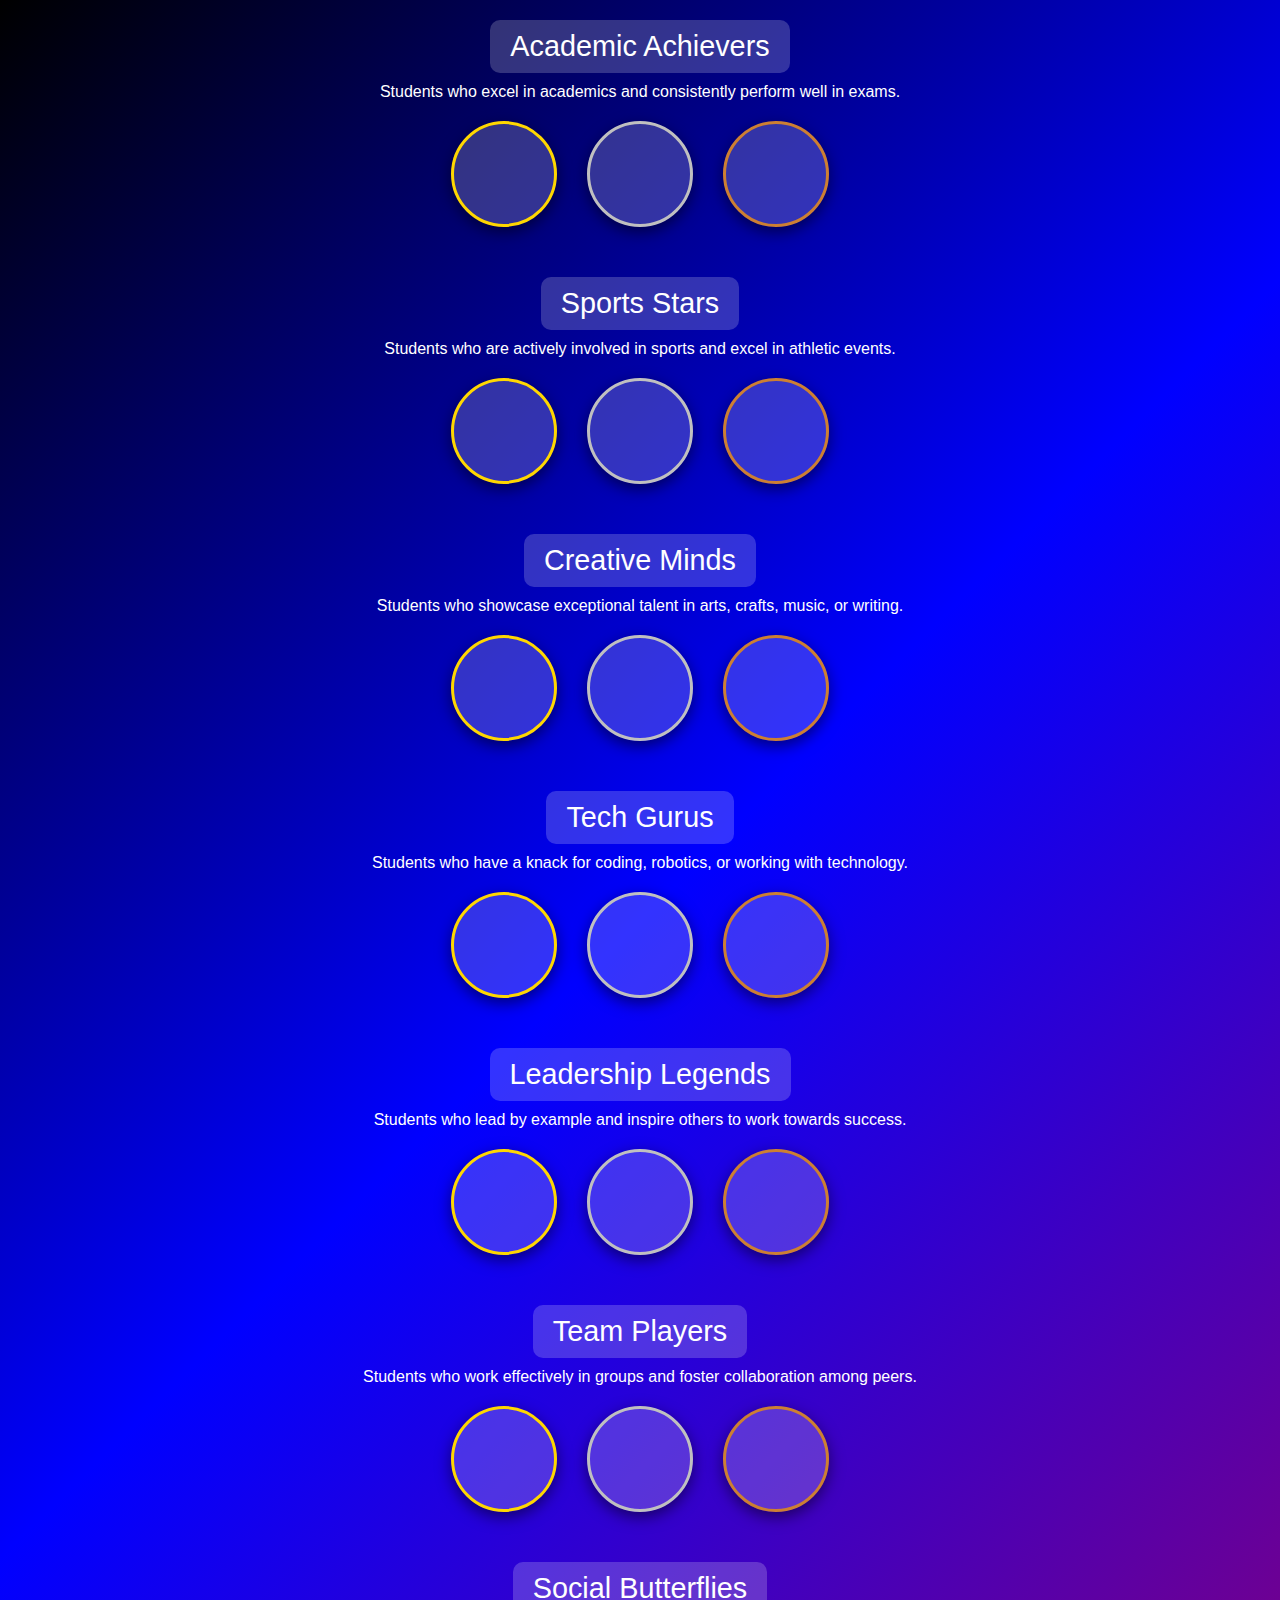
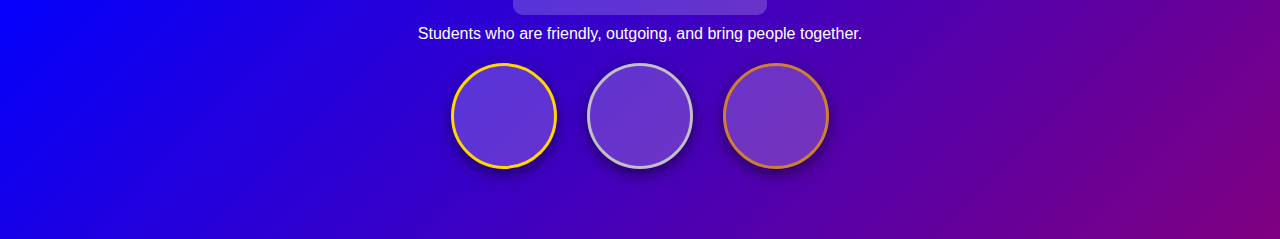
<file: badge.html>
<!DOCTYPE html>
<html lang="en">
<head>
    <meta charset="UTF-8">
    <meta name="viewport" content="width=device-width, initial-scale=1.0">
    <title>Student Tags and Winners</title>
    <style>
        /* General Styles */
        body {
            margin: 0;
            font-family: Arial, sans-serif;
            background: linear-gradient(135deg, black, blue, purple);
            color: rgb(255, 255, 255);
            padding: 20px;
            display: flex;
            flex-direction: column;
            align-items: center;
        }

        /* Tag Section */
        .tag-section {
            margin-bottom: 50px;
            text-align: center;
            width: 100%;
            max-width: 800px;
        }
        .tag-title {
            font-size: 1.8rem;
            padding: 10px 20px;
            background: rgba(255, 255, 255, 0.2);
            border-radius: 10px;
            display: inline-block;
            animation: float 3s infinite ease-in-out;
        }
        @keyframes float {
            0%, 100% { transform: translateY(0); }
            50% { transform: translateY(-10px); }
        }
        .tag-description {
            font-size: 1rem;
            margin: 10px 0 20px;
            color: #ffffff;
        }

        /* Winners Container */
        .winners-container {
            display: flex;
            justify-content: center;
            gap: 30px;
            flex-wrap: wrap;
        }
        .image-box {
            display: flex;
            flex-direction: column;
            align-items: center;
            text-align: center;
        }
        .round-image {
            width: 100px;
            height: 100px;
            background: rgba(255, 255, 255, 0.2);
            background-size: cover;
            background-position: center;
            border-radius: 50%;
            
            box-shadow: 0px 5px 15px rgba(0, 0, 0, 0.5);
        }
        

        /* Numbered Styles */
        .first-place { border: 3px solid gold; }
        .second-place { border: 3px solid silver; }
        .third-place { border: 3px solid #cd7f32; }

        /* Responsive Design */
        @media (max-width: 768px) {
            .winners-container {
                flex-direction: column;
                gap: 20px;
            }
            .round-image {
                width: 80px;
                height: 80px;
            }
        }
    </style>
</head>
<body>
    <!-- Tag Sections -->
    <!-- 1. Academic Achievers -->
    <div class="tag-section">
        <div class="tag-title">Academic Achievers</div>
        <div class="tag-description">Students who excel in academics and consistently perform well in exams.</div>
        <div class="winners-container">
            <div class="image-box">
                <div class="round-image first-place" style="background-image: url('https://i.imghippo.com/files/TIhod1727265841.jpg');"></div>
                
            </div>
            <div class="image-box">
                <div class="round-image second-place" style="background-image: url('https://i.imghippo.com/files/CWI0f1727265501.jpg');"></div>
               
            </div>
            <div class="image-box">
                <div class="round-image third-place" style="background-image: url('https://i.imghippo.com/files/VqyvW1727267559.jpg');"></div>
                
            </div>
        </div>
    </div>

    <!-- 2. Sports Stars -->
    <div class="tag-section">
        <div class="tag-title">Sports Stars</div>
        <div class="tag-description">Students who are actively involved in sports and excel in athletic events.</div>
        <div class="winners-container">
            <div class="image-box">
                <div class="round-image first-place" style="background-image: url('https://i.imghippo.com/files/3gxQj1727265879.jpg');"></div>
                
            </div>
            <div class="image-box">
                <div class="round-image second-place" style="background-image: url('https://i.imghippo.com/files/wNBdu1727268329.jpg');"></div>
                
            </div>
            <div class="image-box">
                <div class="round-image third-place" style="background-image: url('https://i.imghippo.com/files/wS1AY1727268999.jpg');"></div>
                
            </div>
        </div>
    </div>

    <!-- 3. Creative Minds -->
    <div class="tag-section">
        <div class="tag-title">Creative Minds</div>
        <div class="tag-description">Students who showcase exceptional talent in arts, crafts, music, or writing.</div>
        <div class="winners-container">
            <div class="image-box">
                <div class="round-image first-place" style="background-image: url('https://i.imghippo.com/files/CFea3942aw.jpeg');"></div>
               
            </div>
            <div class="image-box">
                <div class="round-image second-place" style="background-image: url('https://i.imghippo.com/files/8RowA1727267717.jpg');"></div>
                
            </div>
            <div class="image-box">
                <div class="round-image third-place" style="background-image: url('https://i.imghippo.com/files/3gxQj1727265879.jpg');"></div>
               
            </div>
        </div>
    </div>

    <!-- 4. Tech Gurus -->
    <div class="tag-section">
        <div class="tag-title">Tech Gurus</div>
        <div class="tag-description">Students who have a knack for coding, robotics, or working with technology.</div>
        <div class="winners-container">
            <div class="image-box">
                <div class="round-image first-place" style="background-image: url('https://i.imghippo.com/files/Nspan1727265786.jpg');"></div>
                
            </div>
            <div class="image-box">
                <div class="round-image second-place" style="background-image: url('https://i.imghippo.com/files/CWI0f1727265501.jpg');"></div>
                
            </div>
            <div class="image-box">
                <div class="round-image third-place" style="background-image: url('https://i.imghippo.com/files/CFea3942aw.jpeg');"></div>
                
            </div>
        </div>
    </div>

    <!-- 5. Leadership Legends -->
    <div class="tag-section">
        <div class="tag-title">Leadership Legends</div>
        <div class="tag-description">Students who lead by example and inspire others to work towards success.</div>
        <div class="winners-container">
            <div class="image-box">
                <div class="round-image first-place" style="background-image: url('https://i.imghippo.com/files/3gxQj1727265879.jpg');"></div>
                
            </div>
            <div class="image-box">
                <div class="round-image second-place" style="background-image: url('https://i.imghippo.com/files/TIhod1727265841.jpg');"></div>
                
            </div>
            <div class="image-box">
                <div class="round-image third-place" style="background-image: url('https://i.imghippo.com/files/CWI0f1727265501.jpg');"></div>
                
            </div>
        </div>
    </div>

    <!-- 6. Team Players -->
    <div class="tag-section">
        <div class="tag-title">Team Players</div>
        <div class="tag-description">Students who work effectively in groups and foster collaboration among peers.</div>
        <div class="winners-container">
            <div class="image-box">
                <div class="round-image first-place" style="background-image: url('https://i.imghippo.com/files/CFea3942aw.jpeg');"></div>
                
            </div>
            <div class="image-box">
                <div class="round-image second-place" style="background-image: url('https://i.imghippo.com/files/Nl3bO1727267767.jpg');"></div>
                
            </div>
            <div class="image-box">
                <div class="round-image third-place" style="background-image: url('https://i.imghippo.com/files/Nspan1727265786.jpg');"></div>
               
            </div>
        </div>
    </div>

    <!-- 7. Social Butterflies -->
    <div class="tag-section">
        <div class="tag-title">Social Butterflies</div>
        <div class="tag-description">Students who are friendly, outgoing, and bring people together.</div>
        <div class="winners-container">
            <div class="image-box">
                <div class="round-image first-place" style="background-image: url('https://i.imghippo.com/files/8RowA1727267717.jpg');"></div>
                
            </div>
            <div class="image-box">
                <div class="round-image second-place" style="background-image: url('https://i.imghippo.com/files/SDLr01727363956.jpg');"></div>
                
            </div>
            <div class="image-box">
                <div class="round-image third-place" style="background-image: url('https://i.imghippo.com/files/CFea3942aw.jpeg');"></div>
                
            </div>
        </div>
    </div>
</body>
</html>
</file>
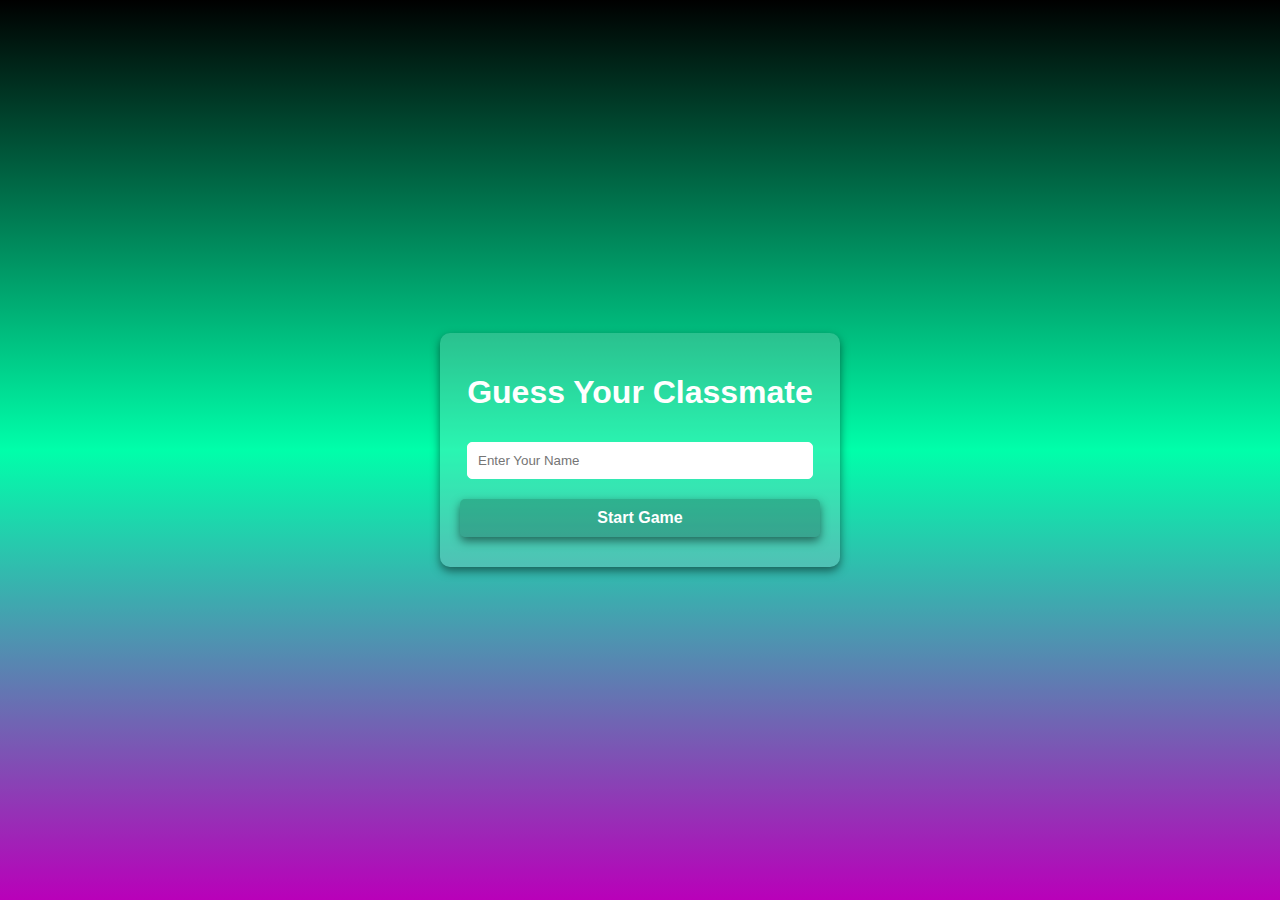
<file: quiz.html>
<!DOCTYPE html>
<html lang="en">

<head>
  <meta charset="UTF-8">
  <meta name="viewport" content="width=device-width, initial-scale=1.0">
  <title>Guess Your Classmate</title>
  <style>
    /* General Styles */
    body {
      margin: 0;
      font-family: Arial, sans-serif;
      background: linear-gradient(to bottom, black, #00ffaa, rgb(185, 0, 185));
      color: white;
      display: flex;
      justify-content: center;
      align-items: center;
      height: 100vh;
      text-align: center;
    }

    .hidden {
      display: none;
    }

    .container {
      max-width: 90%;
      width: 400px;
    }

    .box {
      background: rgba(211, 211, 211, 0.2);
      /* Semi-transparent light gray */
      padding: 20px;
      border-radius: 10px;
      box-shadow: 0 4px 10px rgba(0, 0, 0, 0.5);
      /* Shadow effect */
    }

    .card {
      background: rgba(211, 211, 211, 0.2);
      border-radius: 10px;
      padding: 20px;
      box-shadow: 0 4px 10px rgba(0, 0, 0, 0.5);
      transition: transform 0.3s, background 0.3s;
    }

    button {
      background: rgba(0, 0, 0, 0.2);
      border: none;
      padding: 10px 20px;
      color: #ffffff;
      border-radius: 5px;
      cursor: pointer;
      font-weight: bold;
      font-size: 16px;
      box-shadow: 0 4px 10px rgba(0, 0, 0, 0.5);
      margin: 10px 0;
      width: 100%;
    }

    button:hover {
      background-color: purple;
    }

    input {
      padding: 10px;
      border-radius: 5px;
      border: 1px solid white;
      width: 90%;
      margin: 10px 0;
    }

    #liveScore {
      margin-top: 20px;
      font-size: 1.2em;
    }

    #feedback {
      margin-top: 15px;
      font-size: 1.1em;
      font-weight: bold;
    }

    /* Responsive Styles */
    @media (max-width: 500px) {

      .box,
      .card {
        padding: 15px;
      }

      button {
        font-size: 14px;
      }

      #liveScore {
        font-size: 1em;
      }
    }
  </style>
</head>

<body>
  <div class="container">
    <!-- Welcome Screen -->
    <div id="welcomeScreen" class="box">
      <h1>Guess Your Classmate</h1>
      <input type="text" id="userName" placeholder="Enter Your Name">
      <button id="startGame">Start Game</button>
    </div>

    <!-- Quiz Screen -->
    <div id="quizScreen" class="hidden">
      <h2 id="welcomeMessage"></h2>
      <div id="questionCard" class="card">
        <h3 id="question"></h3>
        <div id="options"></div>
        <div id="feedback"></div>
      </div>
      <div id="liveScore">Score: 0</div>
    </div>

    <!-- Result Screen -->
    <div id="resultScreen" class="hidden box">
      <h1>Game Over!</h1>
      <p id="finalScore"></p>
      <button id="restartGame">Restart</button>
    </div>
  </div>

  <script>
    // Questions Data
    const questions = [
      { question: "Who Is Known For His Dialog Ruk Ruk ....", options: ["Ravi", "Ayush", "Bharat", "Dhruv"], answer: "Bharat" },
      { question: "This Is The One From Whome Everyone Ask Homework", options: ["Raj", "Utkarsh", "Ayush", "Jeet"], answer: "Ayush" },
      { question: "Who has the loudest laugh in the class?", options: ["Ayush", "Jitu", "Smit", "Deepak"], answer: "Jitu" },
      { question: "Who Moke Everyone In Class?", options: ["Darshil", "Harshil", "Deepak", "Bharat"], answer: "Deepak" },
      { question: "Who Always Got Caught While Doing Fun In Class?", options: ["Darshil & Harshil", "Dhruv", "Bharat  & Ravi", "Karan"], answer: "Darshil & Harshil" },
      { question: "Who is most likely to become a famous artist?", options: ["Jitendra", "Yash", "Utkarsh", "Smit"], answer: "Utkarsh" },
      { question: "The One Who Study All Time In School?", options: ["Deepak", "Jeet", "Ayush", "Dhruv"], answer: "Jeet" },
      { question: "Who Is The One Who Has Best Handwritting In Hindi?", options: ["Bhavyaraj", "Raj", "Ravindra", "Sagar"], answer: "Raj" },
      { question: "Who Get 5g Signal In Class?", options: ["Utkarsh", "Ayush", "Smit", "Ravi"], answer: "Ayush" },
      { question: "Who Is The First One To Top In C.S?", options: ["Smit", "Karan", "Dhruv", "Smit"], answer: "Dhruv" },
      { question: "Who Is More Likely To Become Businessman?", options: ["Bharat", "Ravi", "Raj", "Sagar"], answer: "Bharat" },
      { question: "Who Is the Most Competitive In Shayri Competition?", options: ["Ravi", "Raj", "Utkarsh", "Deepak"], answer: "Ravi" },
      { question: "From Whose Bottle Everyone Drink Water?", options: ["Jitu", "Utkarsh", "Jeet", "Smit"], answer: "Utkarsh" },
      { question: "Who Does Not Like To Come In Group Photo?", options: ["Raj", "Bhavyaraj", "Harshil", "Karan"], answer: "Karan" },
      { question: "Who Was The First Monitor Of Class 11 To Finish 1 Month Of Shift?", options: ["Ravi", "Darshil", "Deepak", "Ayush"], answer: "Deepak" },
      { question: "Who Is The Longest One After Ravindra?", options: ["Smit", "Yash", "Deepak", "Smit"], answer: "Yash" },
      { question: "Who IS Most Likely To Top Class?", options: ["Smit", "Jeet", "Ayush", "Deepak"], answer: "Jeet" },
      { question: "Who Get Sick When He Get Any Assembly Role?", options: ["Smit", "Bhavyaraj", "Ravi", "Sagar"], answer: "Bhavyaraj" },
      { question: "Who Is Og C.S Topper?(Based On knowledge Not Marks)", options: ["Ayush", "Dhruv", "Smit", "Jitu"], answer: "Smit" }
    ];


    let currentQuestion = 0;
    let score = 0;
    let userName = "";

    // Start Game
    document.getElementById("startGame").addEventListener("click", () => {
      userName = document.getElementById("userName").value;
      if (!userName) return alert("Please Enter Your Name!");

      document.getElementById("welcomeMessage").innerText = `Welcome, ${userName}!`;
      document.getElementById("welcomeScreen").classList.add("hidden");
      document.getElementById("quizScreen").classList.remove("hidden");

      showQuestion();
    });

    // Display Question
    function showQuestion() {
      const questionData = questions[currentQuestion];
      document.getElementById("question").innerText = questionData.question;
      const optionsDiv = document.getElementById("options");
      optionsDiv.innerHTML = "";
      document.getElementById("feedback").innerText = ""; // Clear feedback

      questionData.options.forEach(option => {
        const button = document.createElement("button");
        button.innerText = option;
        button.onclick = () => checkAnswer(option);
        optionsDiv.appendChild(button);
      });
    }

    // Check Answer
    function checkAnswer(selected) {
      const questionData = questions[currentQuestion];
      const feedbackDiv = document.getElementById("feedback");

      if (selected === questionData.answer) {
        score++;
        feedbackDiv.innerText = "Correct!👏";
        feedbackDiv.style.color = "green";
      } else {
        feedbackDiv.innerText = `Wrong!💥 Correct answer: ${questionData.answer}`;
        feedbackDiv.style.color = "red";
      }

      document.getElementById("liveScore").innerText = `Score: ${score}`;
      setTimeout(nextQuestion, 2000);
    }

    // Next Question or End Game
    function nextQuestion() {
      currentQuestion++;
      if (currentQuestion < questions.length) {
        showQuestion();
      } else {
        endGame();
      }
    }

    // End Game
    function endGame() {
      document.getElementById("quizScreen").classList.add("hidden");
      document.getElementById("resultScreen").classList.remove("hidden");
      document.getElementById("finalScore").innerText = `${userName}, You Scored: ${score}, Out Of 19`;
    }

    // Restart Game
    document.getElementById("restartGame").addEventListener("click", () => {
      currentQuestion = 0;
      score = 0;
      document.getElementById("resultScreen").classList.add("hidden");
      document.getElementById("welcomeScreen").classList.remove("hidden");
    });
  </script>
</body>

</html>
</file>
